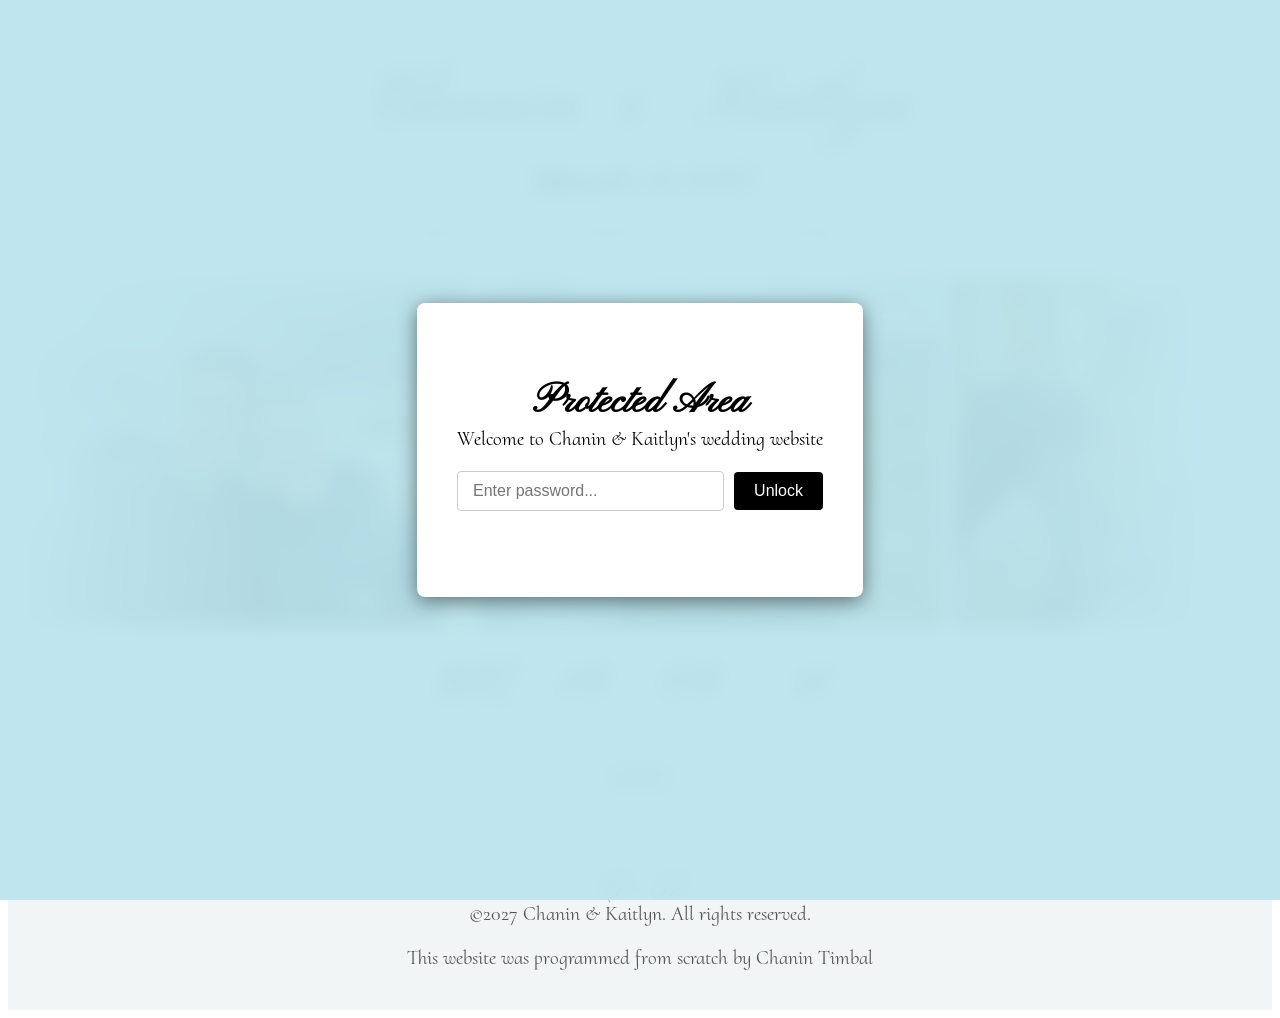
<file: index.html>
<!DOCTYPE html>
<html lang="en">
<head>
    <meta charset="UTF-8">
    <meta name="viewport" content="width=device-width, initial-scale=1.0">
    <title>Chanin + Kaitlyn</title>
    <link rel="stylesheet" href="style.css">
    <link rel="preconnect" href="https://fonts.googleapis.com">
    <link rel="preconnect" href="https://fonts.gstatic.com" crossorigin>
    <link href="https://fonts.googleapis.com/css2?family=Pinyon+Script&display=swap" rel="stylesheet">
    <link href="https://fonts.googleapis.com/css2?family=Cormorant+Upright:wght@300;400;500;600;700&display=swap" rel="stylesheet">
</head>
<body>
<div id="lock-screen" class="lock-overlay">
  <div class="lock-box">
    <h2>Protected Area</h2>
    <p>Welcome to Chanin & Kaitlyn's wedding website</p>
    <div class="input-group">
      <input type="password" id="password-input" placeholder="Enter password...">
      <button id="unlock-btn">Unlock</button>
    </div>
    <p id="error-message" class="error-text"></p>
  </div>
</div>

    <h1>Chanin & Kaitlyn</h1>
    <div class="divider"></div>
    <h1 class="subheading">- September 18, 2027 -</h1>
    <div>
        <nav>
            <ul>
                <li><a href="/">Home</a></li>
                <li><a href="comingsoon.html">Registry</a></li>
                <li><a href="comingsoon.html">Travel</a></li>
                <li><a href="bridalparty.html">Bridal Party</a></li>
                <li><a href="comingsoon.html">Contact</a></li>
                <li><a href="comingsoon.html">Schedule</a></li>
                <li><a href="ourstory.html">Our Story</a></li>
            </ul>
        </nav>
    </div>
    <div class="gallery-wrapper">
        <div id="image-track" data-mouse-down-at="0">
            <img class="image" src="images/pic1.jpg" draggable="false" />
            <img class="image" src="images/pic2.jpg" draggable="false" />
            <img class="image" src="images/pic3.jpg" draggable="false" />
            <img class="image" src="images/pic4.jpg" draggable="false" />
            <img class="image" src="images/pic5.jpg" draggable="false" />
            <img class="image" src="images/pic6.jpg" draggable="false" />
            <img class="image" src="images/pic7.jpg" draggable="false" />
            <img class="image" src="images/pic8.jpg" draggable="false" />
            <img class="image" src="images/pic9.jpg" draggable="false" />
            <img class="image" src="images/pic10.jpg" draggable="false" />
            <img class="image" src="images/pic11.jpg" draggable="false" />
        </div>
    </div>

    <div class="countdown">
        <div class="countdown-item">
            <span id="days">00</span>
            <span class="label">Days</span>
        </div>
        <div class="countdown-item">
            <span id="hours">00</span>
            <span class="label">Hours</span>
        </div>
        <div class="countdown-item">
            <span id="minutes">00</span>
            <span class="label">Minutes</span>
        </div>
        <div class="countdown-item">
            <span id="seconds">00</span>
            <span class="label">Seconds</span>
        </div>
    </div>

    <div>
        <a href="rsvp.html" class="rsvp-button">RSVP</a>
    </div>

    <div class="footer">
        <h1>C + K</h1>
        <p>&copy;2027 Chanin & Kaitlyn. All rights reserved.</p>
        <p>This website was programmed from scratch by Chanin Timbal</p>
    </div>
    <script src="countdown.js" defer></script>
    <script src="password.js" defer></script>
    <script src="image-track.js" defer></script>
    <script src="image-track.js" defer></script>
</body>
</html>
</file>
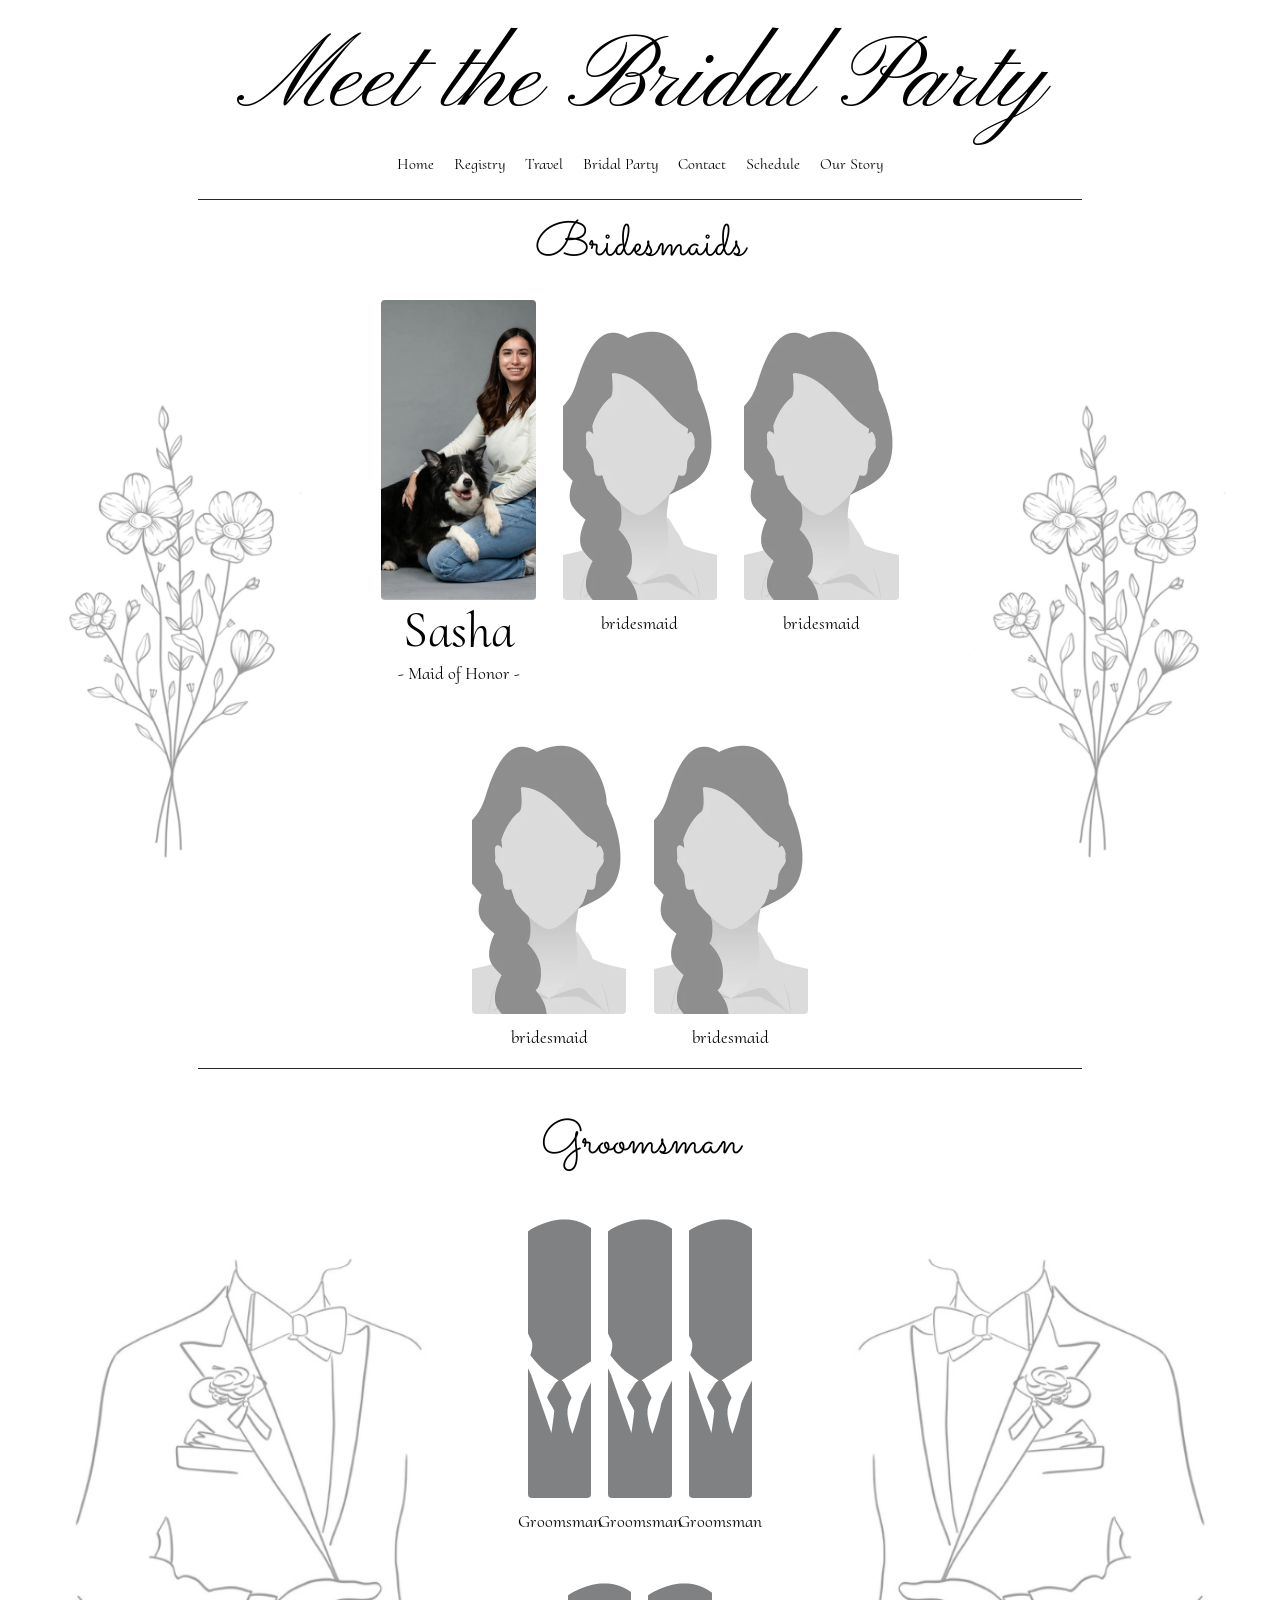
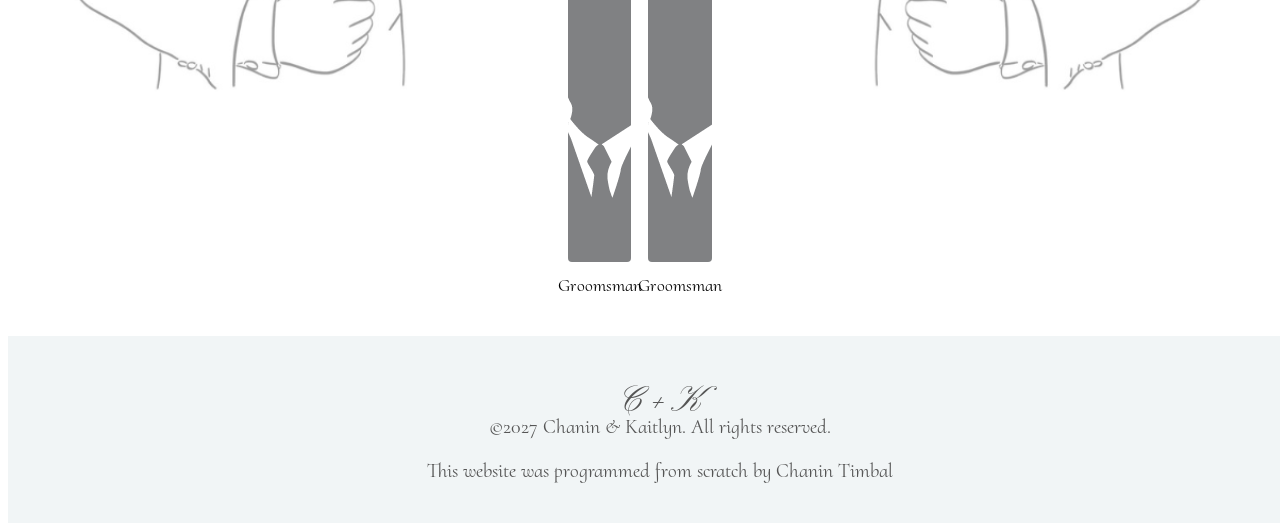
<file: bridalparty.html>
<!DOCTYPE html>
<html lang="en">
<head>
    <meta charset="UTF-8">
    <meta name="viewport" content="width=device-width, initial-scale=1.0">
    <title>Bridal Party</title>
    <link rel="stylesheet" href="bridalstyle.css">
    <link rel="stylesheet" href="style.css">
    <link rel="preconnect" href="https://fonts.googleapis.com">
    <link rel="preconnect" href="https://fonts.gstatic.com" crossorigin>
    <link href="https://fonts.googleapis.com/css2?family=Pinyon+Script&display=swap" rel="stylesheet">
    <link href="https://fonts.googleapis.com/css2?family=Cormorant+Upright:wght@300;400;500;600;700&display=swap" rel="stylesheet">
    <link href="https://fonts.googleapis.com/css2?family=Ballet:opsz@16..72&family=Sacramento&display=swap" rel="stylesheet">
</head>
<body>
    <h1 class="title">Meet the Bridal Party</h1>
    
    <div>
        <nav>
            <ul>
                <li><a href="/">Home</a></li>
                <li><a href="comingsoon.html">Registry</a></li>
                <li><a href="comingsoon.html">Travel</a></li>
                <li><a href="bridalparty.html">Bridal Party</a></li>
                <li><a href="comingsoon.html">Contact</a></li>
                <li><a href="comingsoon.html">Schedule</a></li>
                <li><a href="ourstory.html">Our Story</a></li>
            </ul>
        </nav>
    </div>

    <div class="divider2"></div>

    <div class="bridesmaid-section">
        <img class="flowers" src="images/flowers.png">
        <div>
            <h1>Bridesmaids</h1>
            <div class="party-row">
                <div class="party-member">
                    <img src="images/sasha.jpg" alt="Bridesmaid 1">
                    <h1>Sasha</h1>
                    <p> - Maid of Honor - </p>
                </div>

                <div class="party-member">
                    <img src="images/placeholder1.jpg" alt="Bridesmaid 2">
                    <p>bridesmaid</p>
                </div>

                <div class="party-member">
                    <img src="images/placeholder1.jpg" alt="Bridesmaid 3">
                    <p>bridesmaid</p>
                </div>

                <div class="party-member">
                    <img src="images/placeholder1.jpg" alt="Bridesmaid 4">
                    <p>bridesmaid</p>
                </div>

                <div class="party-member">
                    <img src="images/placeholder1.jpg" alt="Bridesmaid 5">
                    <p>bridesmaid</p>
                </div>
            </div>
        </div>
        <img class="flowers" src="images/flowers.png">
    </div>

<div class="divider2"></div>

    <div class="groomsman-section">
        <img class="tux1" src="images/tux.png">
        <div>
            <h1>Groomsman</h1>
            <div class="party-row">
                <div class="party-member">
                    <img src="images/placeholder2.png" alt="Groomsman">
                    <p>Groomsman</p>
                </div>
                <div class="party-member">
                    <img src="images/placeholder2.png" alt="Groomsman">
                    <p>Groomsman</p>
                </div>
                <div class="party-member">
                    <img src="images/placeholder2.png" alt="Groomsman">
                    <p>Groomsman</p>
                </div>
                <div class="party-member">
                    <img src="images/placeholder2.png" alt="Groomsman">
                    <p>Groomsman</p>
                </div>
                <div class="party-member">
                    <img src="images/placeholder2.png" alt="Groomsman">
                    <p>Groomsman</p>
                </div>
            </div>
        </div>
        <img class="tux" src="images/tux.png">
    </div>

    <div class="footer">
        <h1>C + K</h1>
        <p>&copy;2027 Chanin & Kaitlyn. All rights reserved.</p>
        <p>This website was programmed from scratch by Chanin Timbal</p>
    </div>
</body>
</html>
</file>
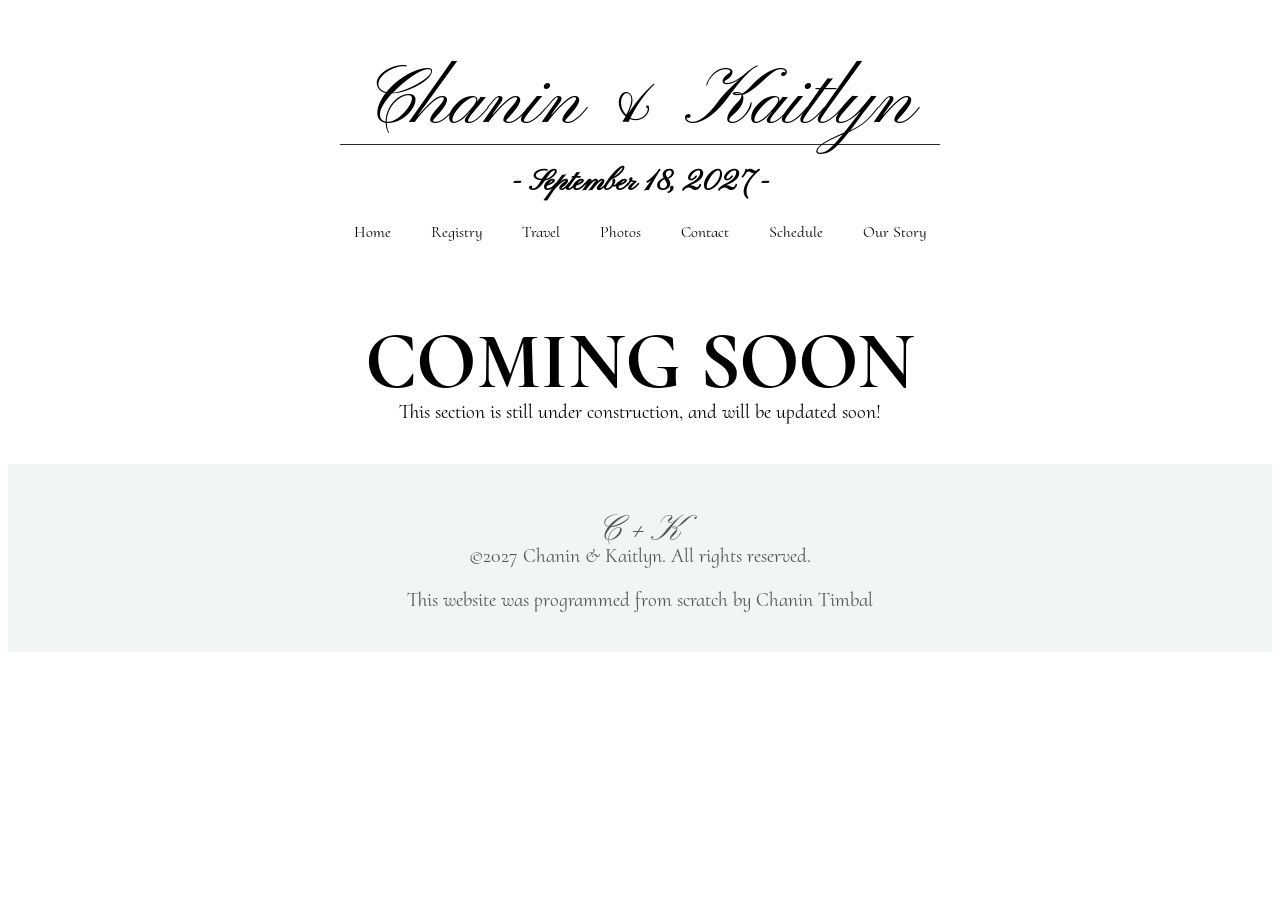
<file: comingsoon.html>
<!DOCTYPE html>
<html lang="en">
<head>
    <meta charset="UTF-8">
    <meta name="viewport" content="width=device-width, initial-scale=1.0">
    <title>Coming Soon</title>
    <link rel="stylesheet" href="style.css">
    <link rel="preconnect" href="https://fonts.googleapis.com">
    <link rel="preconnect" href="https://fonts.gstatic.com" crossorigin>
    <link href="https://fonts.googleapis.com/css2?family=Pinyon+Script&display=swap" rel="stylesheet">
    <link href="https://fonts.googleapis.com/css2?family=Cormorant+Upright:wght@300;400;500;600;700&display=swap" rel="stylesheet">
</head>
<body>
    <h1>Chanin & Kaitlyn</h1>
    <div class="divider"></div>
    <h1 class="subheading">- September 18, 2027 -</h1>
    <div>
        <nav>
            <ul>
                <li><a href="/">Home</a></li>
                <li><a href="comingsoon.html">Registry</a></li>
                <li><a href="comingsoon.html">Travel</a></li>
                <li><a href="comingsoon.html">Photos</a></li>
                <li><a href="comingsoon.html">Contact</a></li>
                <li><a href="comingsoon.html">Schedule</a></li>
                <li><a href="ourstory.html">Our Story</a></li>
            </ul>
        </nav>
    </div>
    <div class="h1">
        <h2>COMING SOON</h2>
    </div>
    <div class="p">
        <p>This section is still under construction, and will be updated soon!</p>

        <div class="footer">
            <h1>C + K</h1>
            <p>&copy;2027 Chanin & Kaitlyn. All rights reserved.</p>
            <p>This website was programmed from scratch by Chanin Timbal</p>
        </div>
</body>
</html>
</file>
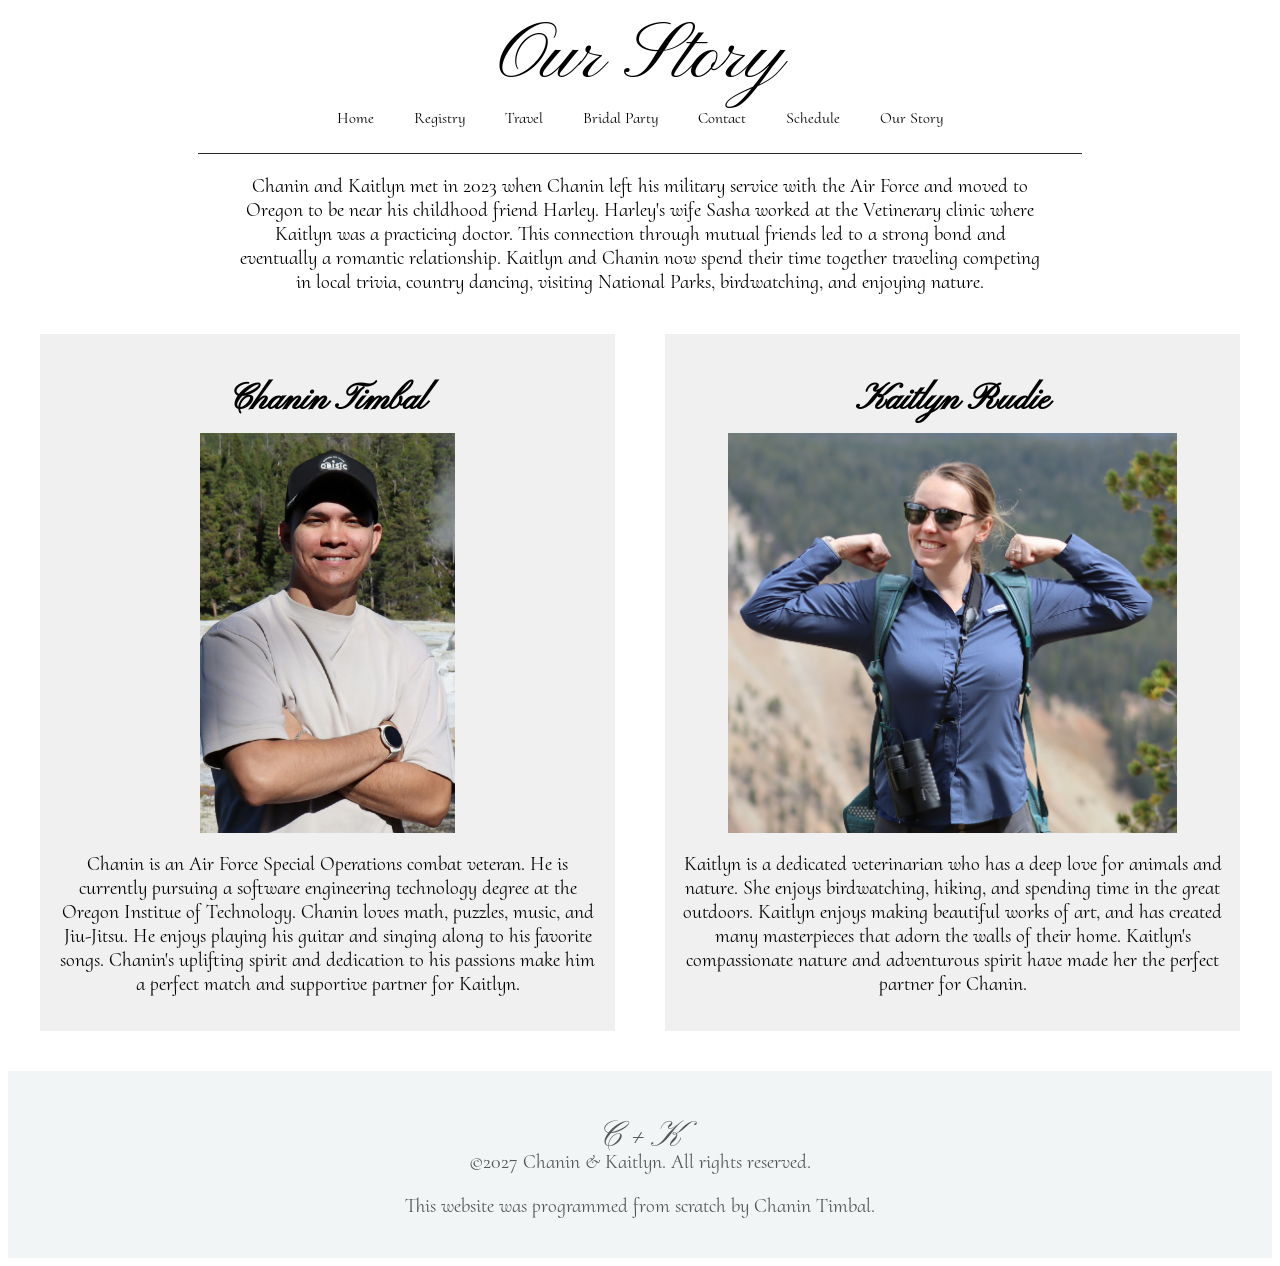
<file: ourstory.html>
<!DOCTYPE html>
<html lang="en">
<head>
    <meta charset="UTF-8">
    <meta name="viewport" content="width=device-width, initial-scale=1.0">
    <title>Our Story</title>
    <meta name="viewport" content="width=device-width, initial-scale=1.0">
    <link rel="stylesheet" href="style.css">
    <link rel="preconnect" href="https://fonts.googleapis.com">
    <link rel="preconnect" href="https://fonts.gstatic.com" crossorigin>
    <link href="https://fonts.googleapis.com/css2?family=Pinyon+Script&display=swap" rel="stylesheet">
    <link href="https://fonts.googleapis.com/css2?family=Cormorant+Upright:wght@300;400;500;600;700&display=swap" rel="stylesheet">
</head>
<body>
    <h1 class="ourstory">Our Story</h1>

    <div>
        <nav>
            <ul>
                <li><a href="/">Home</a></li>
                <li><a href="comingsoon.html">Registry</a></li>
                <li><a href="comingsoon.html">Travel</a></li>
                <li><a href="bridalparty.html">Bridal Party</a></li>
                <li><a href="comingsoon.html">Contact</a></li>
                <li><a href="comingsoon.html">Schedule</a></li>
                <li><a href="ourstory.html">Our Story</a></li>
            </ul>
        </nav>
    </div>

    <div class="divider2"></div>
    <p>Chanin and Kaitlyn met in 2023 when Chanin left his military service with the Air Force and moved to Oregon to be near his childhood friend Harley. Harley's wife Sasha worked at the Vetinerary clinic where Kaitlyn was a practicing doctor. This connection through mutual friends led to a strong bond and eventually a romantic relationship. Kaitlyn and Chanin now spend their time together traveling competing in local trivia, country dancing, visiting National Parks, birdwatching, and enjoying nature.</p>

    <div class="bio-container">
        <div class="bio">
            <h2>Chanin Timbal</h2>
            <img src="images/chanin3.jpg" alt="Chanin">
            <p>Chanin is an Air Force Special Operations combat veteran. He is currently pursuing a software engineering
                technology degree at the Oregon Institue of Technology. Chanin loves math, puzzles, music, and Jiu-Jitsu. He enjoys playing
                his guitar and singing along to his favorite songs. Chanin's uplifting spirit and dedication to his passions make him a perfect match and supportive partner for Kaitlyn.</p>
        </div>

        <div class="bio">
            <h2>Kaitlyn Rudie</h2>
            <img src="images/kaitlyn2.jpg" alt="Kaitlyn">
            <p>Kaitlyn is a dedicated veterinarian who has a deep love for animals and nature. She enjoys birdwatching, hiking, and spending time in the great outdoors. 
                Kaitlyn enjoys making beautiful works of art, and has created many masterpieces that adorn the walls of their home. 
                Kaitlyn's compassionate nature and adventurous spirit have made her the perfect partner for Chanin.</p>
        </div>
    </div>

    <div class="footer">
        <h1>C + K</h1>
        <p>&copy;2027 Chanin & Kaitlyn. All rights reserved.</p>
        <p>This website was programmed from scratch by Chanin Timbal.</p>
    </div>

</body>
</html>
</file>
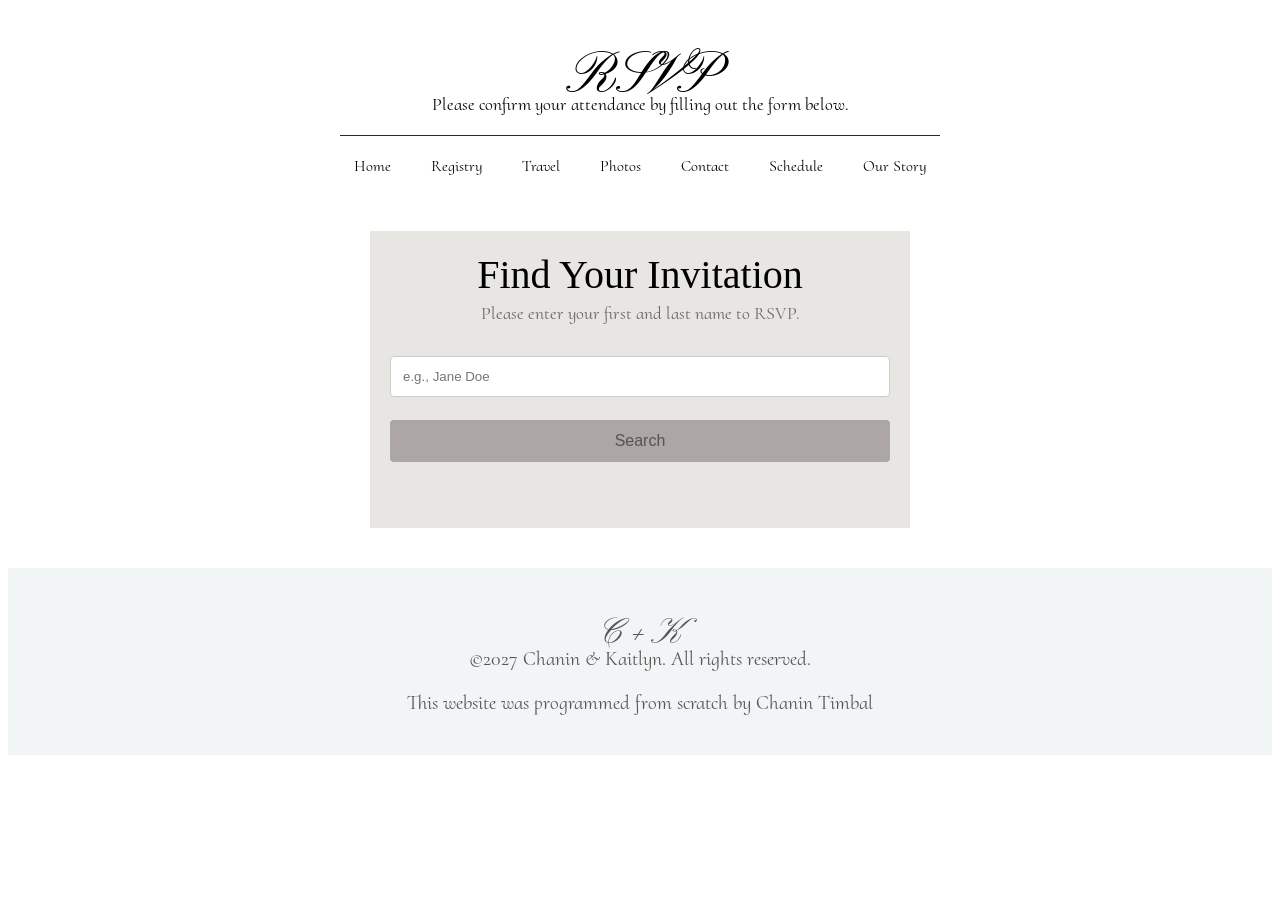
<file: rsvp.html>
<!DOCTYPE html>
<html lang="en">

<head>
    <meta charset="UTF-8">
    <meta name="viewport" content="width=device-width, initial-scale=1.0">
    <title>RSVP</title>
    <link rel="stylesheet" href="style.css">
    <link rel="preconnect" href="https://fonts.googleapis.com">
    <link rel="preconnect" href="https://fonts.gstatic.com" crossorigin>
    <link href="https://fonts.googleapis.com/css2?family=Pinyon+Script&display=swap" rel="stylesheet">
    <link href="https://fonts.googleapis.com/css2?family=Cormorant+Upright:wght@300;400;500;600;700&display=swap" rel="stylesheet">
</head>

<body>
    <div class="rsvp-header">
        <h1>RSVP</h1>
        <p>Please confirm your attendance by filling out the form below.</p>
    </div>

    <div class="divider"></div>
    <nav>
        <ul>
            <li><a href="/">Home</a></li>
            <li><a href="registry.html">Registry</a></li>
            <li><a href="travel.html">Travel</a></li>
            <li><a href="photos.html">Photos</a></li>
            <li><a href="contact.html">Contact</a></li>
            <li><a href="schedule.html">Schedule</a></li>
            <li><a href="ourstory.html">Our Story</a></li>
        </ul>
    </nav>

    <div class="rsvp-wrapper">
        
<div id="lookup-container">
    <label for="guest-search" class="question-title">Find Your Invitation</label>
    <p class="subtitle">Please enter your first and last name to RSVP.</p>
    
    <div class="search-wrapper">
        <input type="text" id="guest-search" placeholder="e.g., Jane Doe" autocomplete="off">
        <ul id="custom-suggestions" class="suggestions-list hidden"></ul>
    </div>
    
    <button type="button" id="btn-search">Search</button>
    <p id="search-error" class="error-text"></p>
</div>

        
    <form id="rsvp-form" class="hidden rsvp-form" method="POST">
        <h3 id="welcome-message"></h3>

        <div class="attending-options">
            <span class="question-title">Will you attend?</span>

            <div class="radio-row">
                <input type="radio" id="attend_yes" name="attendance" value="yes" required>
                <label for="attend_yes">Excitedly Yes</label>
            </div>
            
            <div class="radio-row">
                <input type="radio" id="attend_no" name="attendance" value="no" required>
                <label for="attend_no">Regretfully No</label>
            </div>
        </div>

        <div class="message">
            <label for="message">Message (optional):</label>
            <textarea id="message" name="message"></textarea>
        </div>

            <button type="submit" id="btn-submit">Submit RSVP</button>
        </form>

    </div>


    <div class="footer">
        <h1>C + K</h1>
        <p>&copy;2027 Chanin & Kaitlyn. All rights reserved.</p>
        <p>This website was programmed from scratch by Chanin Timbal</p>
    </div>
    
    <script src="rsvp.js"></script>
</body>

</html>
</file>
<file: style.css>
body {
    background-color: #ffffff;
}

.lock-overlay {
  position: fixed;
  top: 0;
  left: 0;
  width: 100%;
  height: 100%;
  background-color: rgba(188, 229, 238, 0.95);
  backdrop-filter: blur(10px);
  display: flex;
  justify-content: center;
  align-items: center;
  z-index: 9999;
  transition: opacity 1.5s ease, visibility 0.5s ease;
}

.lock-box {
  text-align: center;
  font-family: 'Cormorant Upright', serif;
  background: white;
  padding: 40px;
  border-radius: 8px;
  box-shadow: 0 4px 20px rgba(0, 0, 0, 0.5);
}

.lock-box h2 {
  font-family: 'Pinyon Script', serif;
  font-size: 40px;
  margin-bottom: 0px;
}

.input-group {
  margin-top: 20px;
  display: flex;
  justify-content: center;
  align-items: center;
  width: 100%;
}

.input-group input {
  padding: 10px 15px;
  border: 1px solid #ccc;
  border-radius: 4px;
  font-size: 16px;
  outline: none;
  flex: 1;
  min-width: 0;
}

.input-group button {
  padding: 10px 20px;
  background-color: black;
  color: white;
  border: none;
  border-radius: 4px;
  cursor: pointer;
  font-size: 16px;
  margin-left: 10px;
  white-space: nowrap;
}


.error-text {
  color: red;
  font-size: 14px;
  margin-top: 15px;
  height: 18px;
}

.hidden-content {
  opacity: 0;
  transition: opacity 2s ease;
}

.unlocked .lock-overlay {
  opacity: 0;
  visibility: hidden;
}

.unlocked .hidden-content {
  opacity: 1;
}


h1 {
    font-family: 'Pinyon Script';
    font-size: 80px;
    font-weight: normal;
    text-align: center;
    margin-bottom: -30px;
}

h2 {
    font-family: 'Cormorant Upright';
    font-size: 80px;
    font-weight: BOLD;
    text-align: center;
    margin-bottom: -10px;
}

.rsvp-header h1 {
    font-family: 'Pinyon Script';
    font-size: 60px;
    font-weight: normal;
    text-align: center;
}

.rsvp-header p {
    font-family: 'Cormorant Upright';
    font-size: 18px;
    font-weight: normal;
    text-align: center;
    margin-top: 8px;
}

.ourstory {
    font-family: 'Pinyon Script', serif;
    font-size: 80px;
    text-align: center;
    margin-top: 0;
    margin-bottom: 0px;
}

p {
    font-family: 'Cormorant Upright', serif;
    font-size: 20px;
    text-align: center;
    max-width: 800px;
    margin: 0 auto 20px;
}

.subheading {
    font-family: 'Pinyon Script', serif;
    font-weight: bold;
    font-size: 30px;
    text-align: center;
    margin-top: 0;
    margin-bottom: 20px;
}

.divider {
    width: 600px;
    height: 0.5px;
    background-color: rgb(41, 41, 41);
    margin: 20px auto;
}

.divider2 {
    width: 70%;
    height: 0.5px;
    background-color: rgb(41, 41, 41);
    margin: 20px auto;
}

.divider2 div {
    height: 3px;
    flex: 1;
    background-color: rgb(41, 41, 41);
}

nav a {
    font-family: 'Cormorant Upright', serif;
    text-decoration: none;
    color: black;
}

nav ul {
    display: flex;
    justify-content: center;
    margin: 0;
    padding: 0;
}

nav li {
    list-style-type: none;
    margin: 0 20px;
    position: relative;
}

nav li::after {
    content: '';
    display: block;
    width: 100%;
    height: 1px;
    background-color: black;
    transform: scaleX(0);
    transform-origin: center;
    transition: transform 0.4s ease-in-out; 
    margin-top: 4px; 
}

nav li:hover::after {
    transform: scaleX(1.3);
}



.swirl-container1 {
    display: flex;
    justify-content: center;
    align-items: center;
    width: 50px;
    height: auto;
    margin: 70px;
    transform: rotate(270deg);
    opacity: 0.5;
}

.swirl-container2 {
    display: flex;
    justify-content: center;
    align-items: center;
    width: 50px;
    height: auto;
    margin: 70px;
    transform: rotate(90deg) scaleX(-1);
    opacity: 0.5;
}

.swirl-container1 *,
.swirl-container2 * {
    width: 300px !important;
    height: auto !important;
}

.gallery-wrapper {
    width: 100%;
    overflow: hidden;
    cursor: grab;
    touch-action: pan-y;

    
    mask-image: linear-gradient(
        to right,
        transparent 0%,
        black 20%,
        black 80%,
        transparent 95%
    );
}

.gallery-wrapper:active{
    cursor: grabbing;
}

#image-track {
    display: flex;
    gap: 10px;
    width: max-content;
    margin-top: 30px;
    user-select: none;
    will-change: transform;
}

#image-track > .image {
    height: 350px;
    width: auto;
    max-width: none;
    object-fit: contain;
    flex-shrink: 0;
    user-select: none;
    -webkit-user-drag: none;
}


.image-container {
    display: flex;
    justify-content: center;
    margin-top: 40px;
    margin-bottom: 0px;
}

.image-container img {
    max-width: 500px;
    width: auto;
    height: auto;
    object-fit: cover;
}

.countdown {
    display: flex;
    justify-content: center;
    align-items: center;
    gap: 35px;
    margin-top: 30px;
    margin-bottom: 40px;
    text-align: center;
}

.countdown-item {
    display: flex;
    flex-direction: column;
    align-items: center;
    min-width: 65px;
}

.countdown-item span:first-child {
    font-family: 'Pinyon Script', serif;
    font-size: 48px;
    font-weight: bold;
    color: #333;
    line-height: 1.2;
}

.countdown-item .label {
    font-family: 'Cormorant Upright', serif;
    font-size: 16px;
    color: #555;
    text-transform: uppercase;
    letter-spacing: 2px;
}

.rsvp-button {
    font-family: 'Cormorant Upright', serif;
    font-weight: bold;
    display: block;
    width: 600px;
    text-align: center;
    text-decoration: none;
    justify-content: center;
    color: black;
    margin: -20px auto;
    padding: 10px 20px;
    font-size: 22px;
    border-radius: 1px;
    background-color: #f1f5f6;
    border: 1px solid #ccc;
    cursor: pointer;
}

.rsvp-button:hover {
    background-color: #f1e5c0;
}

.footer {
    text-align: center;
    position: static;
    bottom: 0;
    left: 0;
    margin-top: 40px;
    padding: 20px;
    background-color: #f1f5f6;
    font-family: 'Cormorant Upright', serif;
    color: #555;
}

.footer h1 {
    font-family: 'Pinyon Script', serif;
    font-weight: normal;
    font-size: 36px;
    margin-bottom: -10px;
}

.bio-container {
    display: flex;
    justify-content: center;
    align-items: stretch; /* Forces equal height for the bio cards */
    gap: 50px;
    margin-top: 40px;
    margin-bottom: 40px;
    width: 100%;
    max-width: 1200px;
    margin-left: auto;
    margin-right: auto; 
}

.bio {
    flex: 1;
    text-align: center;
    min-width: 0;
    padding: 15px;
    background-color: #f0f0f0;
}

.bio img {
    width: 100%; 
    height: 400px; 
    object-fit: contain;
    object-position: center; 
    display: inline-block;
    margin-bottom: 15px;
}

.bio h2 {
    font-family: 'Pinyon Script', serif;
    font-size: 36px;
    margin-bottom: 10px;
}

.rsvp-form {
    font-family: 'Cormorant Upright', serif;
    font-size: 26px;
    font-weight: bold;
    display: flex;
    flex-direction: column;
    align-items: center;
    padding: 50px;
}

.rsvp-form button {
    font-family: 'Cormorant Upright', serif;
    font-weight: bold;
    display: block;
    width: 300px;
    text-align: center;
    text-decoration: none;
    justify-content: center;
    color: black;
    margin-top: 20px;
    padding: 10px 20px;
    font-size: 22px;
    border-radius: 1px;
    background-color: #f1f5f6;
    border: 1px solid #ccc;
    cursor: pointer;
}

.rsvp-form button:hover {
    background-color: #eed074;
}

.search-wrapper {
    position: relative;
    width: 100%;
}

.suggestions-list {
    position: absolute;
    top: 100%;
    left: 0;
    width: 100%;
    background-color: #ffffff;
    border: 1px solid #ccc;
    border-top: none;
    list-style: none;
    padding: 0;
    margin: 0;
    max-height: 200px;
    overflow-y: auto;
    z-index: 1000;
    box-shadow: 0 4px 10px rgba(0, 0, 0, 0.1);
    text-align: left;
}

.suggestions-list li {
    padding: 12px 15px;
    font-family: 'Cormorant Upright', serif;
    font-size: 18px;
    color: #333;
    cursor: pointer;
    transition: background-color 0.2s ease;
}

.suggestions-list li:hover {
    background-color: #eae7d1;
    color: #000;
}

.suggestions-list.hidden {
    display: none;
}


.message {
    display: flex;
    align-items: stretch;
    gap: 15px;
    margin-top: 20px;
    width: 100%;
    max-width: 450px;
}

.message label {
    display: flex;
    align-items: center;
    white-space: nowrap;
}

.message textarea {
    flex: 1;
    padding: 8px 12px;
    font-family: 'Cormorant Upright', serif;
    font-size: 18px;
    border: 1px solid #ccc;
    cursor :pointer;
}

.attending-options {
    display: flex;
    flex-direction: column;
    justify-content: center;
    gap: 20px;
    margin-top: 0px;
}

.radio-row {
    font-size: 20px;
    font-weight: normal;
    display: flex;
    align-items: center;
}

.rsvp-wrapper {
    font-size: 40px;
    justify-content: center;
    text-align: center;
    max-width: 500px;
    margin: 0 auto;
    margin-top: 50px;
    padding: 20px;
    background-color: #e8e6e2;
}

#guest-search {
    width: 100%;
    padding: 12px;
    margin: 12px 0;
    border: 1px solid #ccc;
    border-radius: 4px;
    box-sizing: border-box;
}

#btn-search, #btn-submit {
    width: 100%;
    padding: 12px;
    background:rgb(172, 166, 166);
    color: rgba(0, 0, 0, 0.5);
    border: none;
    border-radius: 4px;
    cursor: pointer;
    font-size: 16px;
}

#btn-search:hover {
    background-color: #4a574d; /* Sage green */
    color: white;
}

.hidden{
    display: none;
}

.subtitle { color: #666; font-size: 18px; margin-top: 4px; }
.error-text { color: #b23b3b; font-size: 14px; margin-top: 8px; }

@media (max-width: 480px) {
    *,
    *::before,
    *::after {
        box-sizing: border-box;
    }

    html,
    body {
        max-width: 100%;
        overflow-x: hidden;
    }

    h1 {
        font-size: 48px;
        margin-bottom: -15px;
        padding: 0 10px;
    }

    .subheading {
        font-size: 24px;
        padding: 0 10px;
    }

    .divider {
        width: 90%;
        max-width: 100%;
    }

    nav {
        width: 100%;
        max-width: 100%;
        overflow: hidden;
    }

    nav ul {
        display: flex;
        flex-wrap: wrap;
        justify-content: center;
        align-items: center;
        gap: 8px 12px;
        width: 100%;
        max-width: 100%;
        padding: 0 10px;
        margin: 0;
        overflow: hidden;
    }

    nav li {
        margin: 0;
        min-width: 0;
    }

    nav a {
        display: block;
        font-size: 14px;
        white-space: normal;
        text-align: center;
    }

    .image-container {
        width: 100%;
        max-width: 100%;
        padding: 0 15px;
    }

    .image-container img {
        display: block;
        width: 100%;
        max-width: 500px;
        height: auto;
        margin: 0 auto;
    }

    .countdown {
        display: flex;
        justify-content: center;
        align-items: center;
        gap: 10px;
        width: 100%;
        max-width: 100%;
        padding: 0 10px;
        margin-top: 25px;
        margin-bottom: 30px;
    }

    .countdown-item {
        min-width: 0;
        flex: 1;
    }

    .countdown-item span:first-child {
        font-size: 32px;
    }

    .countdown-item .label {
        font-size: 10px;
        letter-spacing: 1px;
    }

    .rsvp-button {
        display: block;
        width: calc(100% - 40px);
        max-width: 100%;
        padding: 10px;
        margin: 20px auto;
        font-size: 20px;
    }

    .footer {
        width: 100%;
        max-width: 100%;
        padding: 15px 10px;
        overflow-wrap: break-word;
    }

    .footer h1 {
        font-size: 30px;
    }

    .bio-container {
        flex-direction: column;
        gap: 30px;
        padding-left: 20px;
        padding-right: 20px;
    }

    .bio img {
        width: 100%;
        max-width: 350px;
        height: auto;
        aspect-ratio: 250 / 350;
    }
}
</file>
<file: bridalstyle.css>
.title {
    margin-top: 20px;
    margin-bottom: -10px;
    font-size: clamp(40px, 8vw, 100px); 
    text-align: center;
}

nav ul {
    display: flex !important;
    flex-wrap: wrap !important;
    justify-content: center !important;
    gap: 15px 10px !important;
    list-style: none !important;
    padding: 0 !important;
    margin: 20px auto !important;
    width: 90% !important;
    max-width: 340px !important;
}

nav ul li {
    display: block !important;
    text-align: center !important;
    width: calc(33.333% - 10px) !important; 
    margin: 0 !important;
    flex-grow: 0 !important;
}

nav ul li a {
    display: block !important;
    text-decoration: none !important;
    white-space: nowrap !important;
}

.bridesmaid-section,
.groomsman-section {
    display: flex;
    flex-direction: column; 
    width: 100%;
    height: auto;
    justify-content: center;
    align-items: center;
    gap: 15px;
    margin-top: 10px;
    padding: 0 20px;
    box-sizing: border-box;
    text-align: center;
}

.bridesmaid-section h1 {
    font-family: "Sacramento";
    font-size: clamp(32px, 6vw, 48px);
    margin: 10px 0;
    text-align: center;
}

.groomsman-section h1 {
    font-family: "Sacramento";
    font-size: clamp(32px, 6vw, 48px);
    margin-top: 40px;
    margin-bottom: 0px;;
    text-align: center;
}

.bridesmaid-section img.flowers,
.groomsman-section img.tux1,
.groomsman-section img.tux {
    display: none;
    width: auto;
    opacity: 40%;
}

.groomsman-section img.tux1 {
    transform: scaleX(-1);
}

.party-row {
    display: grid;
    grid-template-columns: 1fr; 
    gap: 30px;
    width: 90%;
    max-width: 900px;
    margin: 20px auto 0;
}

.party-row h1 {
    font-family: "Cormorant Upright";
    font-size: clamp(30px, 5vw, 50px);
    margin-top: 0px;
    margin-bottom: -10px;
    text-align: center;
}

.party-member {
    display: flex;
    flex-direction: column;
    align-items: center;
    text-align: center;
    min-width: 0;
    margin: 0;
}

.party-member:nth-child(4),
.party-member:nth-child(5) {
    grid-column: auto;
}

.party-member img {
    display: block;
    width: 100%;
    max-width: 280px;
    height: 300px;
    object-fit: cover;
    border-radius: 4px;
}

.party-member p {
    margin: 12px 0 0;
    font-size: 18px;
}

.footer {
    text-align: center;
    width: 100%;
    margin-top: 40px;
}

@media (min-width: 601px) {
    .party-row {
        grid-template-columns: repeat(2, 1fr);
    }
}

@media (min-width: 769px) {
    nav ul {
        flex-wrap: nowrap !important;
        max-width: none !important;
        width: auto !important;
        gap: 20px !important;
    }

    nav ul li {
        width: auto !important;
    }

    .bridesmaid-section,
    .groomsman-section {
        flex-direction: row;
        justify-content: space-evenly;
        margin-top: -20px;
    }

    .bridesmaid-section img.flowers,
    .groomsman-section img.tux1,
    .groomsman-section img.tux {
        display: block;
        height: 500px;
        max-height: none;
    }

    .party-row {
        grid-template-columns: repeat(6, minmax(0, 1fr));
        gap: 30px 10px;
    }

    .party-member {
        grid-column: span 2;
    }

    .party-member:nth-child(4) {
        grid-column: 2 / span 2;
    }

    .party-member:nth-child(5) {
        grid-column: 4 / span 2;
    }

    .party-member img {
        width: 90%;
        max-width: none;
    }
}
</file>
